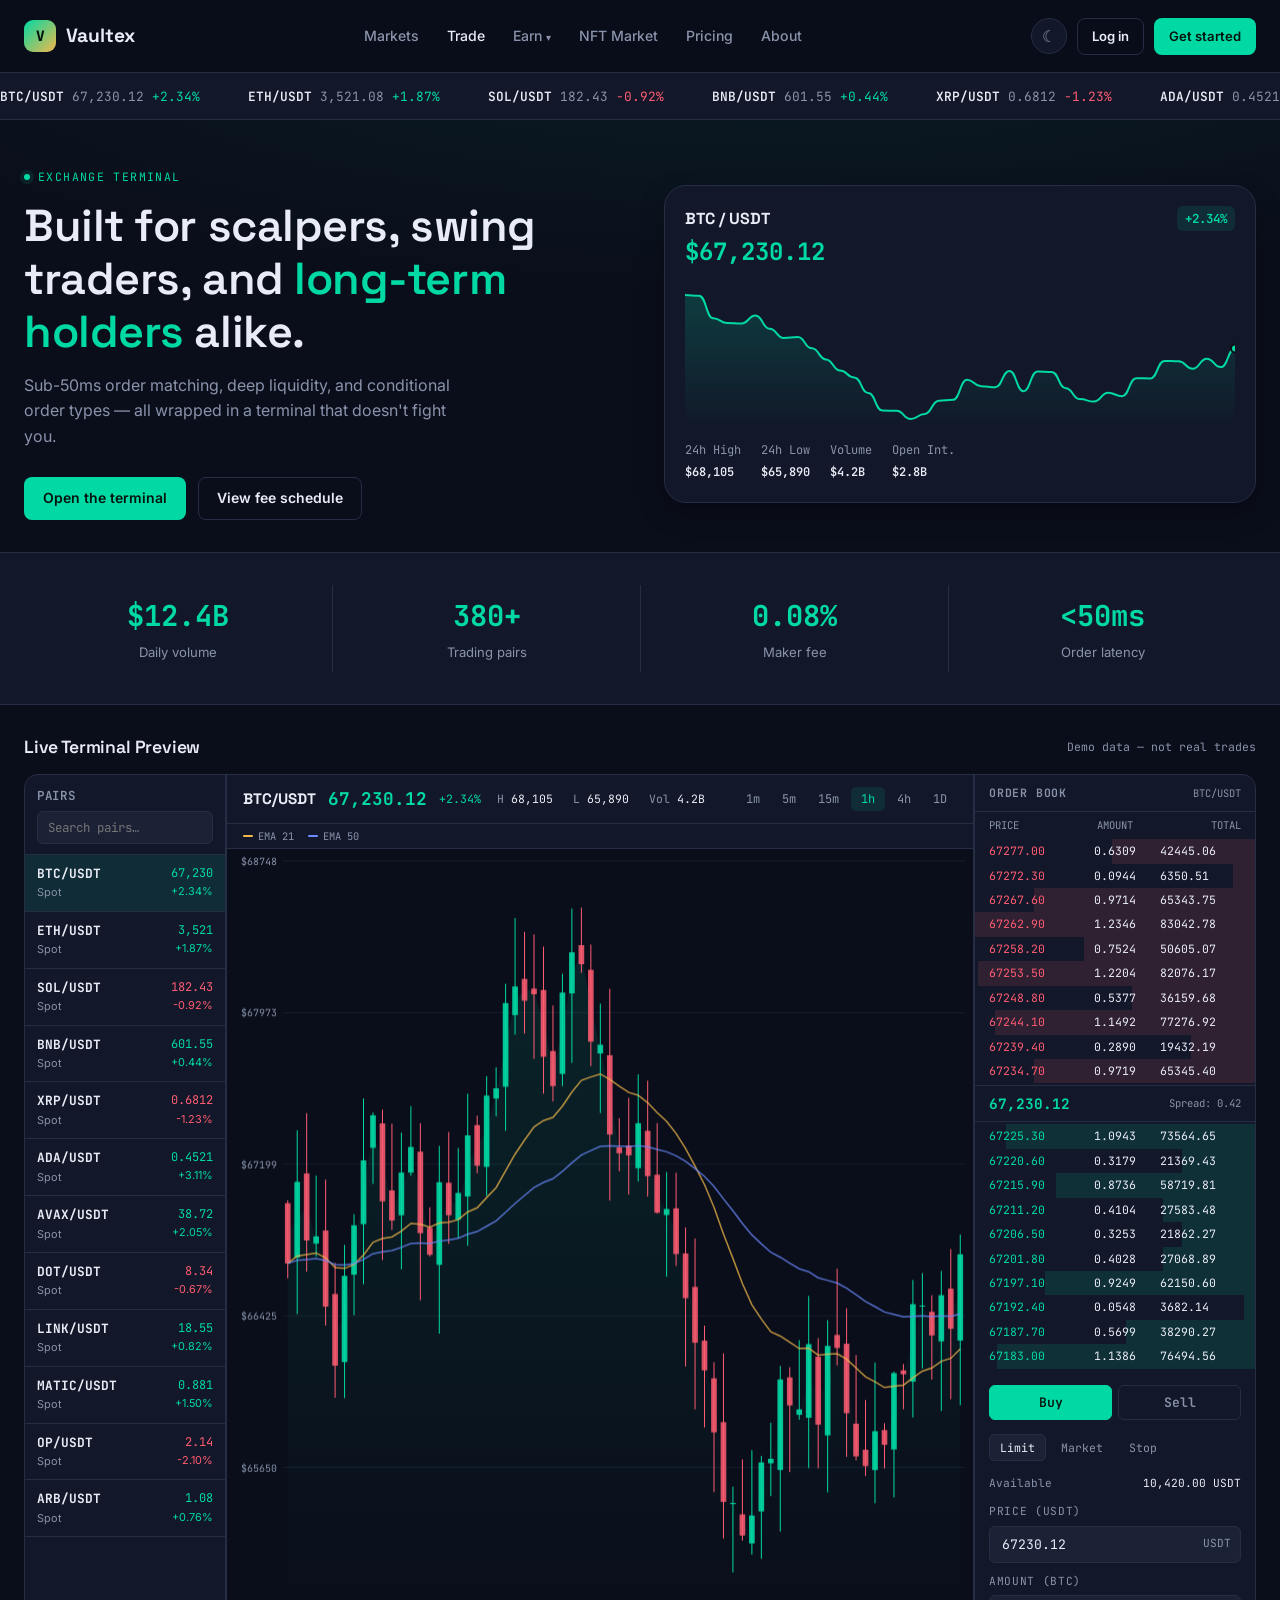
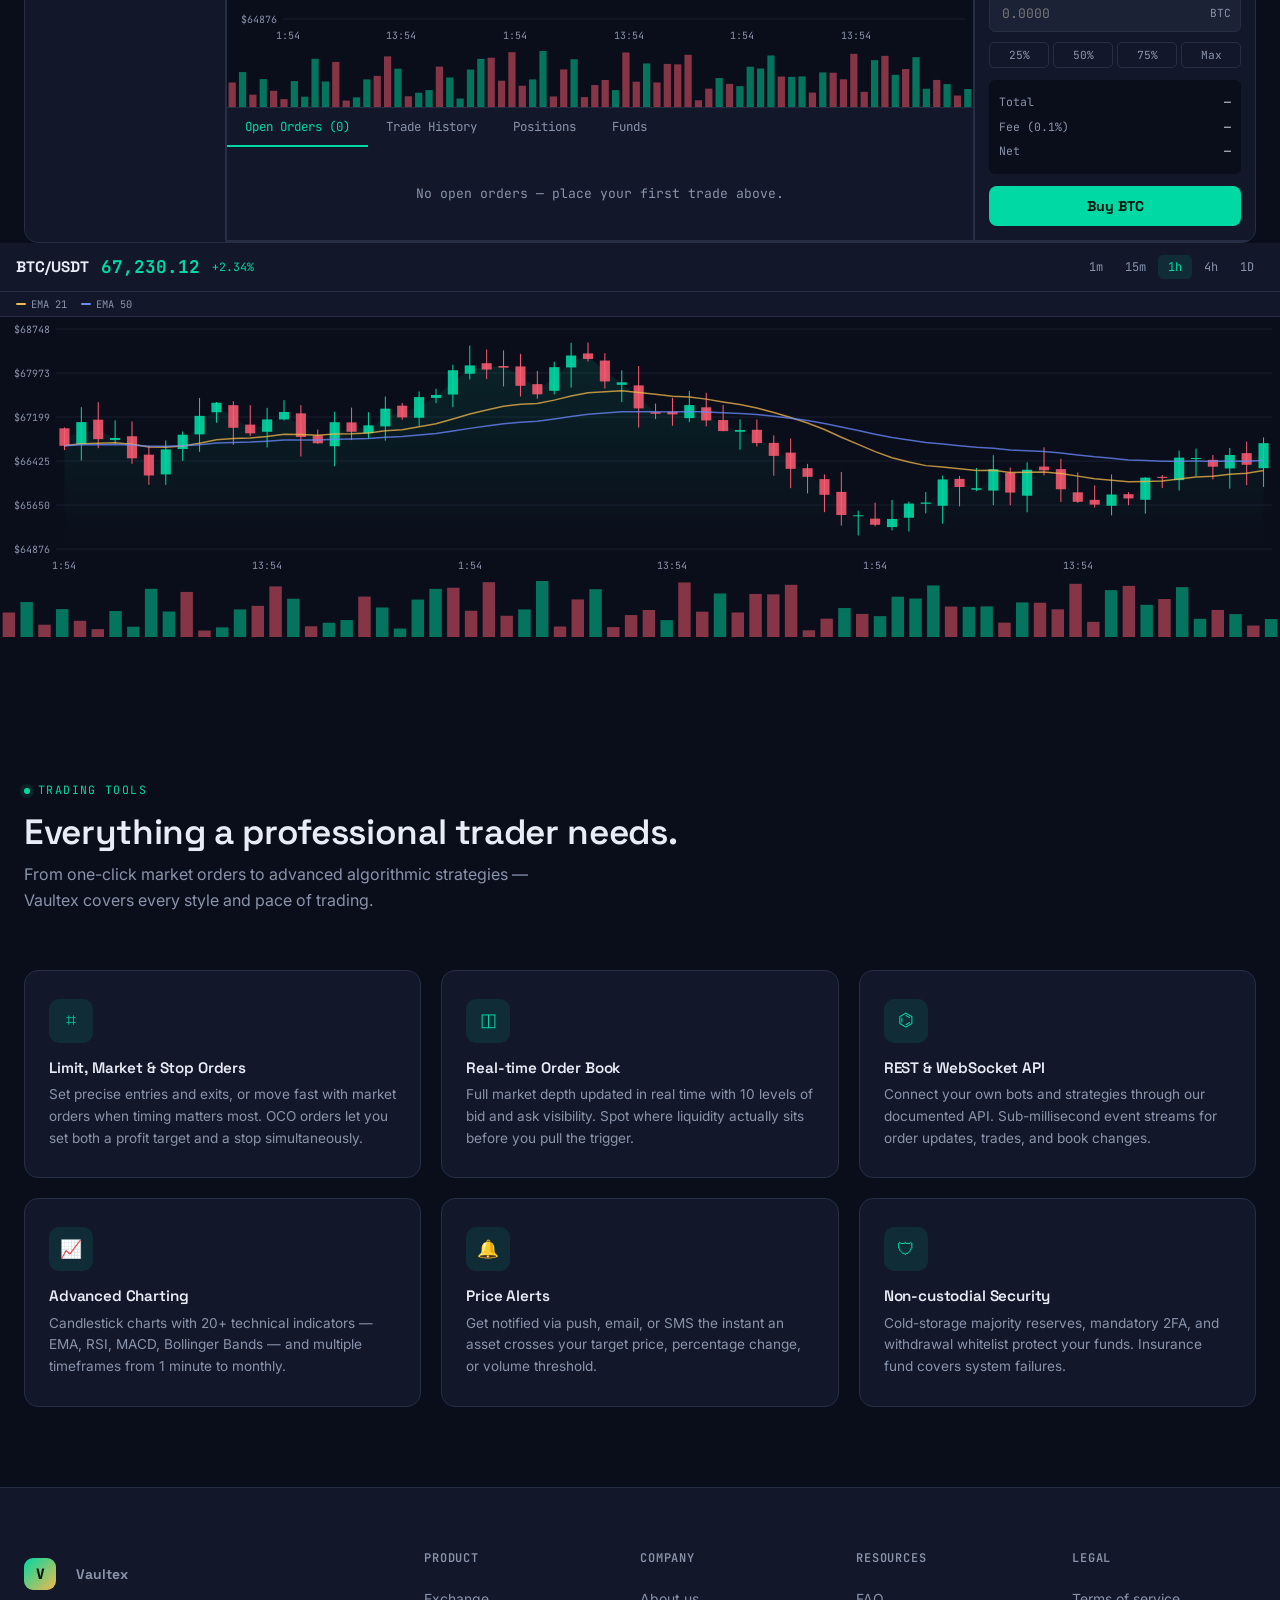
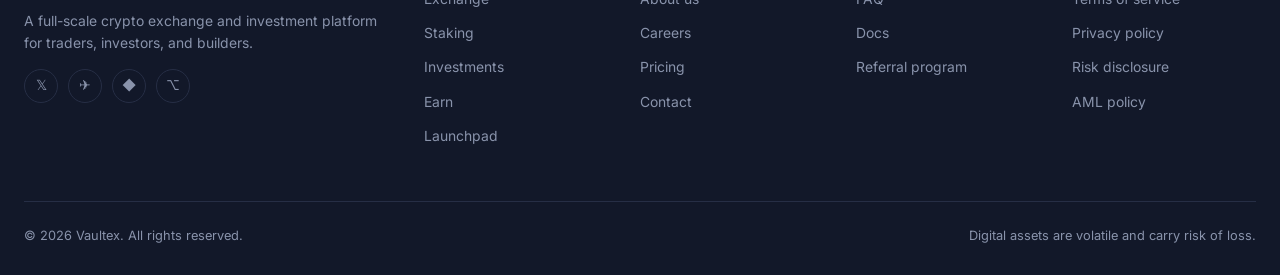
<file: voltitrade/exchange.html>
<!DOCTYPE html>
<html lang="en" data-theme="dark">
<head>
<meta charset="UTF-8">
<meta name="viewport" content="width=device-width, initial-scale=1.0, maximum-scale=1.0">
<title>Trade — Vaultex Exchange Terminal</title>
<meta name="description" content="Spot trading, conditional orders, and advanced charting — see how trading on Vaultex works before you dive into the live terminal.">
<link rel="preconnect" href="https://fonts.googleapis.com">
<link href="https://fonts.googleapis.com/css2?family=Space+Grotesk:wght@500;600;700&family=Inter:wght@400;500;600;700&family=JetBrains+Mono:wght@400;500;700&display=swap" rel="stylesheet">

<style>
/* ============================================================
   VAULTEX — DESIGN SYSTEM TOKENS
   ============================================================ */
:root {
  --ink:        #0A0E1A;
  --ink-soft:   #121829;
  --ink-raise:  #1B2236;
  --line:       #262E45;
  --paper:      #E9ECF6;
  --muted:      #8993AB;
  --mint:       #00D9A3;
  --mint-dim:   rgba(0,217,163,.10);
  --coral:      #FF5C72;
  --coral-dim:  rgba(255,92,114,.10);
  --gold:       #F2B84B;
  --gold-dim:   rgba(242,184,75,.10);

  --font-display: 'Space Grotesk', sans-serif;
  --font-body:    'Inter', sans-serif;
  --font-mono:    'JetBrains Mono', monospace;

  --radius-sm: 8px;
  --radius-md: 14px;
  --radius-lg: 22px;
  --shadow:    0 10px 30px -10px rgba(0,0,0,.6);
  --ease:      cubic-bezier(.2,.8,.2,1);
}

html[data-theme="light"] {
  --ink:       #F0F2FA;
  --ink-soft:  #FFFFFF;
  --ink-raise: #E4E7F3;
  --line:      #D5DAF0;
  --paper:     #0D1226;
  --muted:     #5B6480;
}

*, *::before, *::after { box-sizing: border-box; margin: 0; padding: 0; }
html { scroll-behavior: smooth; overflow-x: hidden; }
body {
  background: var(--ink);
  color: var(--paper);
  font-family: var(--font-body);
  font-size: 16px;
  line-height: 1.6;
  -webkit-font-smoothing: antialiased;
  overflow-x: hidden;
}
a { color: inherit; text-decoration: none; }
img { max-width: 100%; display: block; }
button { font-family: inherit; cursor: pointer; border: none; background: none; }

h1, h2, h3, h4 {
  font-family: var(--font-display);
  font-weight: 600;
  line-height: 1.15;
  letter-spacing: -.01em;
}
p { color: var(--muted); }

/* ============================================================
   LAYOUT
   ============================================================ */
.container { max-width: 1280px; margin: 0 auto; padding: 0 24px; }

/* ============================================================
   NAVBAR
   ============================================================ */
.navbar {
  position: sticky; top: 0; z-index: 1000;
  background: color-mix(in srgb, var(--ink) 88%, transparent);
  backdrop-filter: blur(16px);
  -webkit-backdrop-filter: blur(16px);
  border-bottom: 1px solid var(--line);
}
.navbar .container {
  display: flex; align-items: center; justify-content: space-between;
  height: 72px; gap: 16px;
}
.nav-logo {
  display: flex; align-items: center; gap: 10px;
  font-family: var(--font-display); font-weight: 700; font-size: 1.2rem;
  flex-shrink: 0;
}
.nav-logo .mark {
  width: 32px; height: 32px; border-radius: 9px;
  background: linear-gradient(135deg, var(--mint), var(--gold));
  display: flex; align-items: center; justify-content: center;
  color: #04150F; font-weight: 800; font-family: var(--font-mono); font-size: .9rem;
}
.nav-links {
  display: flex; align-items: center; gap: 28px; flex: 1; justify-content: center;
}
.nav-links a {
  color: var(--muted); font-size: .88rem; font-weight: 500;
  transition: color .15s; white-space: nowrap;
}
.nav-links a:hover, .nav-links a.active { color: var(--paper); }
.nav-actions { display: flex; align-items: center; gap: 10px; flex-shrink: 0; }
.theme-toggle {
  width: 36px; height: 36px; border-radius: 50%;
  border: 1px solid var(--line); background: var(--ink-soft);
  display: flex; align-items: center; justify-content: center;
  color: var(--muted); font-size: 1rem; cursor: pointer;
}
.btn {
  display: inline-flex; align-items: center; justify-content: center; gap: 8px;
  padding: 9px 18px; border-radius: var(--radius-sm); font-weight: 600;
  font-size: .875rem; border: 1px solid transparent; cursor: pointer;
  transition: all .15s var(--ease); white-space: nowrap; font-family: inherit;
}
.btn:hover { transform: translateY(-1px); }
.btn-primary { background: var(--mint); color: #03140F; }
.btn-ghost { background: transparent; border-color: var(--line); color: var(--paper); }
.btn-ghost:hover { border-color: var(--mint); }
.btn-sm { padding: 7px 14px; font-size: .82rem; }
.btn-block { width: 100%; justify-content: center; }

.nav-burger {
  display: none; flex-direction: column; gap: 5px;
  background: none; border: none; cursor: pointer; padding: 4px;
}
.nav-burger span { width: 22px; height: 2px; background: var(--paper); border-radius: 2px; display: block; }

/* Dropdown */
.dropdown { position: relative; }
.dropdown-panel {
  position: absolute; top: 140%; left: 0; min-width: 200px;
  background: var(--ink-soft); border: 1px solid var(--line);
  border-radius: var(--radius-md); padding: 8px;
  opacity: 0; visibility: hidden; transform: translateY(6px);
  transition: all .18s var(--ease); box-shadow: var(--shadow); z-index: 10;
}
.dropdown:hover .dropdown-panel { opacity: 1; visibility: visible; transform: translateY(0); }
.dropdown-panel a { display: block; padding: 9px 12px; border-radius: 6px; font-size: .86rem; }
.dropdown-panel a:hover { background: var(--ink-raise); color: var(--mint); }

/* Mobile menu */
.mobile-menu {
  position: fixed; top: 0; left: 0; width: 100vw; height: 100dvh;
  background: var(--ink); z-index: 9999; padding: 80px 24px 32px;
  overflow-y: auto; transform: translateX(-100%); visibility: hidden;
  transition: transform .3s var(--ease), visibility .3s;
  display: flex; flex-direction: column; gap: 0;
}
.mobile-menu.is-open { transform: translateX(0); visibility: visible; }
.mobile-menu a {
  display: block; padding: 14px 0; font-size: 1rem; font-weight: 500;
  border-bottom: 1px solid var(--line); color: var(--muted);
}
.mobile-menu a:hover, .mobile-menu a.active { color: var(--mint); }
.mobile-menu-close {
  position: absolute; top: 20px; right: 20px; background: none;
  border: none; cursor: pointer; color: var(--paper); padding: 4px;
}
.mobile-menu-close svg { width: 24px; height: 24px; stroke: currentColor; fill: none; }
.mobile-backdrop {
  display: none; position: fixed; inset: 0;
  background: rgba(0,0,0,.5); z-index: 9998; backdrop-filter: blur(2px);
}
.mobile-backdrop.is-open { display: block; }
body.menu-open { overflow: hidden; }

/* ============================================================
   TICKER STRIP
   ============================================================ */
.ticker-strip {
  background: var(--ink-soft);
  border-bottom: 1px solid var(--line);
  overflow: hidden; white-space: nowrap; padding: 10px 0;
}
.ticker-track {
  display: inline-flex; gap: 48px;
  animation: ticker-scroll 36s linear infinite;
}
.ticker-item {
  display: inline-flex; gap: 8px; align-items: center;
  font-family: var(--font-mono); font-size: .8rem; color: var(--muted);
}
.ticker-item .sym { color: var(--paper); font-weight: 600; }
.ticker-item .up  { color: var(--mint); }
.ticker-item .dn  { color: var(--coral); }
@keyframes ticker-scroll { from { transform: translateX(0); } to { transform: translateX(-50%); } }

/* ============================================================
   HERO — ABOVE-TERMINAL SECTION
   ============================================================ */
.trade-hero {
  padding: 48px 0 32px;
  background: radial-gradient(ellipse 80% 60% at 60% -20%, rgba(0,217,163,.07), transparent);
}
.trade-hero .container {
  display: grid; grid-template-columns: 1fr 1fr; gap: 48px; align-items: center;
}
.hero-eyebrow {
  font-family: var(--font-mono); font-size: .72rem; letter-spacing: .12em;
  text-transform: uppercase; color: var(--mint); margin-bottom: 14px;
  display: flex; align-items: center; gap: 8px;
}
.hero-eyebrow::before {
  content: ''; width: 6px; height: 6px; border-radius: 50%;
  background: var(--mint); box-shadow: 0 0 0 4px var(--mint-dim);
}
.trade-hero h1 {
  font-size: clamp(1.8rem, 3.5vw, 2.8rem);
  margin-bottom: 14px; line-height: 1.18;
}
.trade-hero h1 .accent { color: var(--mint); }
.trade-hero p { font-size: 1rem; margin-bottom: 28px; max-width: 440px; }
.hero-cta { display: flex; gap: 12px; flex-wrap: wrap; }

/* Hero Chart Card */
.hero-chart-card {
  background: var(--ink-soft); border: 1px solid var(--line);
  border-radius: var(--radius-lg); padding: 20px; box-shadow: var(--shadow);
  overflow: hidden;
}
.hcc-header {
  display: flex; justify-content: space-between; align-items: flex-start;
  margin-bottom: 16px; flex-wrap: wrap; gap: 8px;
}
.hcc-pair { font-family: var(--font-display); font-weight: 700; font-size: 1rem; margin-bottom: 2px; }
.hcc-price { font-family: var(--font-mono); font-size: 1.5rem; color: var(--mint); font-weight: 700; }
.hcc-change {
  font-family: var(--font-mono); font-size: .78rem; color: var(--mint);
  background: var(--mint-dim); padding: 3px 8px; border-radius: 6px; font-weight: 600;
}
.hcc-chart-wrap { position: relative; width: 100%; height: 140px; }
.hcc-chart-wrap canvas { position: absolute; inset: 0; width: 100% !important; height: 100% !important; display: block; border-radius: 8px; }
.hcc-stats { display: flex; gap: 20px; margin-top: 14px; flex-wrap: wrap; }
.hcc-stat { font-family: var(--font-mono); font-size: .75rem; }
.hcc-stat .lbl { color: var(--muted); display: block; margin-bottom: 2px; }
.hcc-stat .val { color: var(--paper); font-weight: 600; }

/* ============================================================
   TERMINAL LAYOUT
   ============================================================ */
.terminal-section { padding: 0 0 64px; }
.terminal-wrap {
  display: grid;
  grid-template-columns: 200px 1fr 280px;
  grid-template-rows: auto 1fr;
  gap: 2px;
  background: var(--line);
  border: 1px solid var(--line);
  border-radius: var(--radius-md);
  overflow: hidden;
  min-height: 680px;
}

/* ── Pair list (left column) ── */
.pair-list-panel {
  background: var(--ink-soft);
  grid-row: 1 / 3;
  display: flex; flex-direction: column;
  overflow: hidden;
}
.panel-head {
  padding: 14px 12px 10px;
  border-bottom: 1px solid var(--line);
  flex-shrink: 0;
}
.panel-head h4 {
  font-size: .78rem; text-transform: uppercase; letter-spacing: .06em;
  color: var(--muted); margin-bottom: 8px; font-family: var(--font-mono);
}
.pair-search-input {
  width: 100%; padding: 7px 10px; background: var(--ink-raise);
  border: 1px solid var(--line); border-radius: 6px;
  color: var(--paper); font-size: .78rem; font-family: var(--font-mono);
  outline: none; transition: border-color .15s;
}
.pair-search-input:focus { border-color: var(--mint); }
.pair-rows { overflow-y: auto; flex: 1; }
.pair-row {
  display: grid; grid-template-columns: 1fr auto;
  padding: 9px 12px; cursor: pointer; gap: 4px;
  border-bottom: 1px solid var(--line); transition: background .1s;
}
.pair-row:hover { background: var(--ink-raise); }
.pair-row.active { background: var(--mint-dim); }
.pair-sym { font-family: var(--font-mono); font-size: .8rem; font-weight: 700; color: var(--paper); }
.pair-base { font-size: .68rem; color: var(--muted); }
.pair-price-sm { font-family: var(--font-mono); font-size: .75rem; text-align: right; }
.pair-change-sm { font-size: .68rem; text-align: right; }
.up { color: var(--mint); }
.dn { color: var(--coral); }

/* ── Main chart area ── */
.chart-panel {
  background: var(--ink); display: flex; flex-direction: column; overflow: hidden;
}
.chart-topbar {
  display: flex; align-items: center; gap: 16px; padding: 10px 16px;
  border-bottom: 1px solid var(--line); flex-wrap: wrap;
  background: var(--ink-soft); flex-shrink: 0;
}
.chart-pair-info { display: flex; align-items: center; gap: 12px; }
.chart-pair-name { font-family: var(--font-display); font-weight: 700; font-size: .95rem; }
.chart-price { font-family: var(--font-mono); font-size: 1.1rem; color: var(--mint); font-weight: 700; }
.chart-meta { display: flex; gap: 20px; flex-wrap: wrap; }
.chart-stat { font-family: var(--font-mono); font-size: .72rem; }
.chart-stat .lbl { color: var(--muted); }
.chart-stat .val { color: var(--paper); }
.timeframe-row { display: flex; gap: 2px; margin-left: auto; }
.tf-btn {
  padding: 4px 10px; border-radius: 5px; font-size: .75rem;
  font-family: var(--font-mono); color: var(--muted); background: transparent;
  border: none; cursor: pointer; transition: all .15s;
}
.tf-btn:hover { color: var(--paper); background: var(--ink-raise); }
.tf-btn.active { background: var(--mint-dim); color: var(--mint); }

.chart-legend {
  padding: 4px 16px; display: flex; gap: 14px; background: var(--ink-soft);
  border-bottom: 1px solid var(--line); flex-shrink: 0; flex-wrap: wrap;
}
.legend-item { font-family: var(--font-mono); font-size: .65rem; display: flex; align-items: center; gap: 5px; color: var(--muted); }
.legend-dot { width: 10px; height: 2px; border-radius: 1px; flex-shrink: 0; }

.chart-canvas-wrap { flex: 1 1 0; position: relative; min-height: 280px; overflow: hidden; }
.chart-canvas-wrap canvas { position: absolute; inset: 0; width: 100% !important; height: 100% !important; display: block; }

/* Volume sub-chart */
.volume-wrap { height: 60px; position: relative; flex-shrink: 0; padding: 0 4px 4px; background: var(--ink); }
.volume-wrap canvas { position: absolute; inset: 0; width: 100% !important; height: 100% !important; display: block; }

/* Bottom tabs */
.bottom-tabs-bar {
  display: flex; gap: 0; border-top: 1px solid var(--line);
  background: var(--ink-soft); flex-shrink: 0; overflow-x: auto;
}
.tab-btn {
  padding: 10px 18px; font-size: .78rem; font-family: var(--font-mono);
  color: var(--muted); border-bottom: 2px solid transparent;
  cursor: pointer; transition: all .15s; background: none; border-top: none; border-left: none; border-right: none;
  white-space: nowrap;
}
.tab-btn:hover { color: var(--paper); }
.tab-btn.active { color: var(--mint); border-bottom-color: var(--mint); }
.bottom-panel { padding: 12px 16px; background: var(--ink-soft); min-height: 90px; font-size: .8rem; flex-shrink: 0; }
.no-orders { color: var(--muted); font-family: var(--font-mono); text-align: center; padding: 24px 0; font-size: .82rem; }

/* ── Right panel: order book + order form ── */
.right-col {
  background: var(--ink-soft);
  display: flex; flex-direction: column;
  overflow: hidden;
}

/* Order book */
.orderbook-panel { flex-shrink: 0; }
.ob-head {
  padding: 10px 14px; border-bottom: 1px solid var(--line);
  display: flex; justify-content: space-between; align-items: center;
}
.ob-head h4 { font-size: .72rem; text-transform: uppercase; letter-spacing: .07em; color: var(--muted); font-family: var(--font-mono); }
.ob-cols {
  display: grid; grid-template-columns: 1fr 1fr 1fr;
  padding: 5px 14px 3px; gap: 4px;
}
.ob-col-label { font-size: .66rem; color: var(--muted); font-family: var(--font-mono); text-transform: uppercase; }
.ob-col-label:last-child { text-align: right; }
.ob-col-label:nth-child(2) { text-align: center; }
.ob-rows { padding: 2px 0; }
.ob-row {
  display: grid; grid-template-columns: 1fr 1fr 1fr;
  padding: 3px 14px; position: relative; gap: 4px; cursor: pointer;
}
.ob-row:hover { background: var(--ink-raise); }
.ob-row .depth-bar {
  position: absolute; top: 0; bottom: 0; right: 0;
  opacity: .12; pointer-events: none;
}
.ob-row.ask .depth-bar { background: var(--coral); }
.ob-row.bid .depth-bar { background: var(--mint); }
.ob-row span { font-family: var(--font-mono); font-size: .72rem; z-index: 1; position: relative; }
.ob-row.ask span:first-child { color: var(--coral); }
.ob-row.bid span:first-child { color: var(--mint); }
.ob-row span:last-child { text-align: right; }
.ob-row span:nth-child(2) { text-align: center; }
.ob-mid {
  display: flex; align-items: center; justify-content: space-between;
  padding: 6px 14px; border-top: 1px solid var(--line); border-bottom: 1px solid var(--line);
}
.ob-mid .price { font-family: var(--font-mono); font-size: .9rem; font-weight: 700; color: var(--mint); }
.ob-mid .spread { font-family: var(--font-mono); font-size: .66rem; color: var(--muted); }

/* Order form */
.order-form-panel { flex: 1; padding: 14px; overflow-y: auto; }
.side-row { display: flex; gap: 6px; margin-bottom: 14px; }
.side-btn {
  flex: 1; padding: 8px; border-radius: 6px; font-size: .82rem;
  font-weight: 600; border: 1px solid var(--line); color: var(--muted);
  cursor: pointer; transition: all .15s; background: transparent;
  font-family: var(--font-mono);
}
.side-btn.buy.active { background: var(--mint); color: #03140F; border-color: var(--mint); }
.side-btn.sell.active { background: var(--coral); color: #fff; border-color: var(--coral); }
.order-type-row { display: flex; gap: 4px; margin-bottom: 14px; flex-wrap: wrap; }
.ot-btn {
  padding: 5px 10px; border-radius: 5px; font-size: .72rem;
  font-family: var(--font-mono); color: var(--muted); border: 1px solid transparent;
  cursor: pointer; background: transparent; transition: all .15s;
}
.ot-btn.active { border-color: var(--line); color: var(--paper); background: var(--ink-raise); }
.form-field { margin-bottom: 10px; }
.form-field label { font-size: .7rem; color: var(--muted); display: block; margin-bottom: 5px; font-family: var(--font-mono); text-transform: uppercase; letter-spacing: .06em; }
.form-field .input-wrap { position: relative; }
.form-field input {
  width: 100%; padding: 9px 42px 9px 12px;
  background: var(--ink-raise); border: 1px solid var(--line);
  border-radius: 6px; color: var(--paper);
  font-family: var(--font-mono); font-size: .82rem; outline: none;
  transition: border-color .15s;
}
.form-field input:focus { border-color: var(--mint); }
.input-unit {
  position: absolute; right: 10px; top: 50%; transform: translateY(-50%);
  font-family: var(--font-mono); font-size: .7rem; color: var(--muted);
}
.percent-row { display: flex; gap: 4px; margin-bottom: 12px; }
.pct-btn {
  flex: 1; padding: 5px 0; border-radius: 5px; font-size: .7rem;
  font-family: var(--font-mono); color: var(--muted); border: 1px solid var(--line);
  cursor: pointer; background: transparent; transition: all .15s; text-align: center;
}
.pct-btn:hover { border-color: var(--mint); color: var(--mint); }
.order-summary { background: var(--ink); border-radius: 6px; padding: 10px; margin-bottom: 12px; }
.summary-row { display: flex; justify-content: space-between; padding: 3px 0; font-family: var(--font-mono); font-size: .72rem; }
.summary-row .lbl { color: var(--muted); }
.summary-row .val { color: var(--paper); }
.submit-btn {
  width: 100%; padding: 11px; border-radius: 8px; font-size: .88rem;
  font-weight: 700; cursor: pointer; font-family: var(--font-display);
  transition: all .15s var(--ease); border: none;
}
.submit-btn.buy { background: var(--mint); color: #03140F; }
.submit-btn.sell { background: var(--coral); color: #fff; }
.submit-btn:hover { transform: translateY(-1px); opacity: .9; }
.avail-row { display: flex; justify-content: space-between; font-family: var(--font-mono); font-size: .7rem; margin-bottom: 10px; }
.avail-row .lbl { color: var(--muted); }
.avail-row .val { color: var(--paper); }

/* ============================================================
   FEATURES SECTION
   ============================================================ */
.features-section { padding: 80px 0; }
.section-head { margin-bottom: 56px; }
.section-head .eyebrow {
  font-family: var(--font-mono); font-size: .72rem; letter-spacing: .12em;
  text-transform: uppercase; color: var(--mint); margin-bottom: 12px;
  display: flex; align-items: center; gap: 8px;
}
.section-head .eyebrow::before {
  content: ''; width: 6px; height: 6px; border-radius: 50%;
  background: var(--mint); box-shadow: 0 0 0 4px var(--mint-dim);
}
.section-head h2 { font-size: clamp(1.6rem, 3vw, 2.2rem); margin-bottom: 10px; }
.section-head p { max-width: 520px; }

.features-grid {
  display: grid; grid-template-columns: repeat(3, 1fr); gap: 20px;
}
.feat-card {
  background: var(--ink-soft); border: 1px solid var(--line);
  border-radius: var(--radius-md); padding: 28px 24px;
  transition: transform .2s var(--ease), border-color .2s;
}
.feat-card:hover { transform: translateY(-3px); border-color: var(--mint); }
.feat-icon {
  width: 44px; height: 44px; border-radius: 10px; background: var(--mint-dim);
  display: flex; align-items: center; justify-content: center;
  color: var(--mint); font-size: 1.1rem; margin-bottom: 16px;
}
.feat-card h3 { font-size: .95rem; margin-bottom: 8px; }
.feat-card p { font-size: .85rem; line-height: 1.6; }

/* ============================================================
   STATS BAND
   ============================================================ */
.stats-band {
  background: var(--ink-soft); border-top: 1px solid var(--line);
  border-bottom: 1px solid var(--line); padding: 32px 0;
}
.stats-grid { display: grid; grid-template-columns: repeat(4, 1fr); gap: 0; }
.stat-item { text-align: center; padding: 8px 0; }
.stat-item + .stat-item { border-left: 1px solid var(--line); }
.stat-item strong { display: block; font-family: var(--font-mono); font-size: 1.8rem; color: var(--mint); }
.stat-item span { color: var(--muted); font-size: .82rem; }

/* ============================================================
   FOOTER
   ============================================================ */
.footer {
  background: var(--ink-soft); border-top: 1px solid var(--line);
  padding: 64px 0 28px;
}
.footer-grid {
  display: grid; grid-template-columns: 2fr 1fr 1fr 1fr 1fr;
  gap: 32px; margin-bottom: 48px;
}
.footer-col h4 {
  font-size: .75rem; text-transform: uppercase; letter-spacing: .07em;
  color: var(--muted); margin-bottom: 16px; font-family: var(--font-mono);
}
.footer-col a { display: block; padding: 6px 0; color: var(--muted); font-size: .87rem; }
.footer-col a:hover { color: var(--mint); }
.footer-col p { font-size: .87rem; margin-bottom: 14px; }
.social-row { display: flex; gap: 10px; margin-top: 8px; }
.social-row a {
  width: 34px; height: 34px; border-radius: 50%;
  border: 1px solid var(--line); display: flex; align-items: center;
  justify-content: center; font-size: .85rem; transition: all .15s;
}
.social-row a:hover { border-color: var(--mint); color: var(--mint); }
.footer-bottom {
  display: flex; justify-content: space-between; align-items: center;
  padding-top: 24px; border-top: 1px solid var(--line);
  flex-wrap: wrap; gap: 12px;
}
.footer-bottom span { font-size: .8rem; color: var(--muted); }

/* ============================================================
   MOBILE / TABLET PANEL TABS (for terminal below desktop width)
   ============================================================ */
.mobile-terminal-tabs {
  display: none;
  gap: 0;
  background: var(--ink-soft);
  border-bottom: 1px solid var(--line);
  overflow-x: auto;
}
.mt-tab {
  padding: 12px 16px; font-size: .78rem; font-family: var(--font-mono);
  color: var(--muted); white-space: nowrap; cursor: pointer;
  border-bottom: 2px solid transparent; background: none; border-top: none;
  border-left: none; border-right: none; transition: all .15s;
}
.mt-tab.active { color: var(--mint); border-bottom-color: var(--mint); }

/* Mobile panels — class-driven only, no inline style juggling */
.mobile-panel { display: none; }
.mobile-panel.active { display: flex; flex-direction: column; }

/* ============================================================
   RESPONSIVE BREAKPOINTS
   ============================================================ */

/* Tablet landscape: ≤ 1180px — tighten 3-column terminal */
@media (max-width: 1180px) {
  .terminal-wrap { grid-template-columns: 170px 1fr 256px; }
}

/* Tablet landscape: ≤ 1024px — drop pair list column, keep chart + order panel */
@media (max-width: 1024px) {
  .terminal-wrap { grid-template-columns: 1fr 252px; }
  .pair-list-panel { display: none; }
  .features-grid { grid-template-columns: repeat(2, 1fr); }
  .footer-grid { grid-template-columns: 1fr 1fr 1fr; }
  .chart-meta { display: none; }
}

/* Tablet portrait & mobile: ≤ 820px — collapse terminal into tabs */
@media (max-width: 820px) {
  .trade-hero .container { grid-template-columns: 1fr; gap: 32px; }
  .hero-chart-card { max-width: 100%; }

  .terminal-wrap { display: none; }
  .mobile-terminal-tabs { display: flex; }
  .terminal-section .container { padding: 0; }

  .stats-grid { grid-template-columns: repeat(2, 1fr); }
  .stats-grid .stat-item:nth-child(2) { border-right: none; }
  .stats-grid .stat-item:nth-child(3) { border-left: none; }
  .footer-grid { grid-template-columns: 1fr 1fr; gap: 24px; }
}

@media (max-width: 768px) {
  .nav-links { display: none; }
  .nav-burger { display: flex; }
  .features-grid { grid-template-columns: 1fr; }
  .chart-topbar { padding: 8px 12px; gap: 10px; }
  .timeframe-row { margin-left: 0; }
  .footer-grid { grid-template-columns: 1fr 1fr; }
}

@media (max-width: 600px) {
  .container { padding: 0 16px; }
  .trade-hero { padding: 32px 0 24px; }
  .trade-hero h1 { font-size: 1.6rem; }
  .hero-cta { flex-direction: column; gap: 10px; }
  .hero-cta .btn { width: 100%; justify-content: center; }
  .hcc-price { font-size: 1.2rem; }
  .hcc-stats { gap: 12px; }
  .features-section { padding: 48px 0; }
  .stats-grid { grid-template-columns: 1fr 1fr; }
  .footer-grid { grid-template-columns: 1fr; }
  .footer-bottom { flex-direction: column; align-items: flex-start; }
  .ob-head h4 { font-size: .65rem; }
  .order-form-panel { padding: 12px; }
  .terminal-section { padding: 0 0 40px; }
}

@media (max-width: 380px) {
  .trade-hero h1 { font-size: 1.35rem; }
  .tf-btn { padding: 4px 7px; font-size: .7rem; }
  .tab-btn { padding: 10px 12px; font-size: .72rem; }
}
</style>
</head>
<body>

<!-- ── NAVBAR ── -->
<header class="navbar">
  <div class="container">
    <a href="index.html" class="nav-logo">
      <div class="mark">V</div>
      <span>Vaultex</span>
    </a>
    <nav class="nav-links">
      <a href="markets.html">Markets</a>
      <a href="exchange.html" class="active">Trade</a>
      <div class="dropdown">
        <a href="#">Earn <span style="font-size:.7em">▾</span></a>
        <div class="dropdown-panel">
          <a href="staking.html">Staking</a>
          <a href="investments.html">Investment Plans</a>
          <a href="earn.html">Savings &amp; Yield</a>
          <a href="launchpad.html">Launchpad</a>
        </div>
      </div>
      <a href="nft-marketplace.html">NFT Market</a>
      <a href="pricing.html">Pricing</a>
      <a href="about.html">About</a>
    </nav>
    <div class="nav-actions">
      <button class="theme-toggle" id="themeToggle" aria-label="Toggle theme">☾</button>
      <a href="auth/login.html" class="btn btn-ghost btn-sm">Log in</a>
      <a href="auth/register.html" class="btn btn-primary btn-sm">Get started</a>
      <button class="nav-burger" id="burgerBtn" aria-label="Open menu">
        <span></span><span></span><span></span>
      </button>
    </div>
  </div>
</header>

<div class="mobile-backdrop" id="mobileBackdrop"></div>
<nav class="mobile-menu" id="mobileMenu">
  <button class="mobile-menu-close" id="menuClose" aria-label="Close menu">
    <svg viewBox="0 0 24 24" stroke-width="2"><path d="M18 6L6 18M6 6l12 12"/></svg>
  </button>
  <a href="markets.html">Markets</a>
  <a href="exchange.html" class="active">Trade</a>
  <a href="staking.html">Staking</a>
  <a href="investments.html">Investment Plans</a>
  <a href="earn.html">Savings &amp; Yield</a>
  <a href="launchpad.html">Launchpad</a>
  <a href="nft-marketplace.html">NFT Market</a>
  <a href="pricing.html">Pricing</a>
  <a href="about.html">About</a>
  <div style="margin-top:20px; display:flex; flex-direction:column; gap:10px;">
    <a href="auth/login.html" class="btn btn-ghost btn-block">Log in</a>
    <a href="auth/register.html" class="btn btn-primary btn-block">Get started</a>
  </div>
</nav>

<!-- ── TICKER STRIP ── -->
<div class="ticker-strip" aria-label="Live market prices">
  <div class="ticker-track" id="tickerTrack"></div>
</div>

<!-- ── HERO ── -->
<section class="trade-hero">
  <div class="container">
    <div>
      <div class="hero-eyebrow">Exchange terminal</div>
      <h1>Built for scalpers, swing traders, and <span class="accent">long-term holders</span> alike.</h1>
      <p>Sub-50ms order matching, deep liquidity, and conditional order types — all wrapped in a terminal that doesn't fight you.</p>
      <div class="hero-cta">
        <a href="#terminal" class="btn btn-primary">Open the terminal</a>
        <a href="pricing.html" class="btn btn-ghost">View fee schedule</a>
      </div>
    </div>
    <div class="hero-chart-card">
      <div class="hcc-header">
        <div>
          <div class="hcc-pair">BTC / USDT</div>
          <div class="hcc-price" id="heroPrice">$67,230.12</div>
        </div>
        <div class="hcc-change" id="heroChange">+2.34%</div>
      </div>
      <div class="hcc-chart-wrap">
        <canvas id="heroChart"></canvas>
      </div>
      <div class="hcc-stats">
        <div class="hcc-stat"><span class="lbl">24h High</span><span class="val">$68,105</span></div>
        <div class="hcc-stat"><span class="lbl">24h Low</span><span class="val">$65,890</span></div>
        <div class="hcc-stat"><span class="lbl">Volume</span><span class="val">$4.2B</span></div>
        <div class="hcc-stat"><span class="lbl">Open Int.</span><span class="val">$2.8B</span></div>
      </div>
    </div>
  </div>
</section>

<!-- ── STATS BAND ── -->
<div class="stats-band">
  <div class="container">
    <div class="stats-grid">
      <div class="stat-item"><strong>$12.4B</strong><span>Daily volume</span></div>
      <div class="stat-item"><strong>380+</strong><span>Trading pairs</span></div>
      <div class="stat-item"><strong>0.08%</strong><span>Maker fee</span></div>
      <div class="stat-item"><strong>&lt;50ms</strong><span>Order latency</span></div>
    </div>
  </div>
</div>

<!-- ── TERMINAL ── -->
<section class="terminal-section" id="terminal">
  <div class="container" style="max-width:1280px; padding: 32px 24px 0;">
    <div style="margin-bottom:16px; display:flex; align-items:center; justify-content:space-between; flex-wrap:wrap; gap:8px;">
      <h2 style="font-size:1.1rem; font-family:var(--font-display);">Live Terminal Preview</h2>
      <div style="font-family:var(--font-mono); font-size:.72rem; color:var(--muted);">Demo data — not real trades</div>
    </div>
  </div>

  <!-- Tab switcher: shown on ≤820px (tablet portrait + mobile) -->
  <div class="mobile-terminal-tabs" id="mobileTerminalTabs">
    <button class="mt-tab active" data-panel="chart-m">Chart</button>
    <button class="mt-tab" data-panel="orderbook-m">Order Book</button>
    <button class="mt-tab" data-panel="orderform-m">Place Order</button>
    <button class="mt-tab" data-panel="pairs-m">Pairs</button>
  </div>

  <!-- Desktop / tablet-landscape terminal grid (≥821px) -->
  <div class="terminal-wrap" id="terminalWrap" style="margin:0 24px;">

    <!-- Left: Pair list (hidden ≤1024px) -->
    <div class="pair-list-panel" id="pairListPanel">
      <div class="panel-head">
        <h4>Pairs</h4>
        <input class="pair-search-input" placeholder="Search pairs…" id="pairSearch">
      </div>
      <div class="pair-rows" id="pairRows"></div>
    </div>

    <!-- Center: Chart -->
    <div class="chart-panel" id="chartPanel">
      <div class="chart-topbar">
        <div class="chart-pair-info">
          <div class="chart-pair-name" id="dPairName">BTC/USDT</div>
          <div class="chart-price" id="terminalPrice">67,230.12</div>
          <div style="font-family:var(--font-mono); font-size:.72rem;" class="up" id="dChange">+2.34%</div>
        </div>
        <div class="chart-meta">
          <div class="chart-stat"><span class="lbl">H&nbsp;</span><span class="val">68,105</span></div>
          <div class="chart-stat"><span class="lbl">L&nbsp;</span><span class="val">65,890</span></div>
          <div class="chart-stat"><span class="lbl">Vol&nbsp;</span><span class="val">4.2B</span></div>
        </div>
        <div class="timeframe-row" id="timeframeRow">
          <button class="tf-btn" data-tf="1m">1m</button>
          <button class="tf-btn" data-tf="5m">5m</button>
          <button class="tf-btn" data-tf="15m">15m</button>
          <button class="tf-btn active" data-tf="1h">1h</button>
          <button class="tf-btn" data-tf="4h">4h</button>
          <button class="tf-btn" data-tf="1D">1D</button>
        </div>
      </div>
      <div class="chart-legend">
        <div class="legend-item"><div class="legend-dot" style="background:#F2B84B;"></div>EMA 21</div>
        <div class="legend-item"><div class="legend-dot" style="background:#6B8AFF;"></div>EMA 50</div>
      </div>
      <div class="chart-canvas-wrap" id="chartWrap">
        <canvas id="mainChart"></canvas>
      </div>
      <div class="volume-wrap" id="volumeWrap">
        <canvas id="volumeChart"></canvas>
      </div>
      <div class="bottom-tabs-bar" id="bottomTabsBar">
        <button class="tab-btn active" data-btab="orders">Open Orders (0)</button>
        <button class="tab-btn" data-btab="history">Trade History</button>
        <button class="tab-btn" data-btab="positions">Positions</button>
        <button class="tab-btn" data-btab="funds">Funds</button>
      </div>
      <div class="bottom-panel" id="bottomPanel">
        <div class="no-orders">No open orders — place your first trade above.</div>
      </div>
    </div>

    <!-- Right: Order book + form -->
    <div class="right-col" id="rightCol">
      <div class="orderbook-panel">
        <div class="ob-head">
          <h4>Order Book</h4>
          <div style="font-family:var(--font-mono); font-size:.65rem; color:var(--muted);" id="dObLabel">BTC/USDT</div>
        </div>
        <div class="ob-cols">
          <div class="ob-col-label">Price</div>
          <div class="ob-col-label" style="text-align:center">Amount</div>
          <div class="ob-col-label" style="text-align:right">Total</div>
        </div>
        <div class="ob-rows" id="askRows"></div>
        <div class="ob-mid">
          <div class="price" id="obMidPrice">67,230.12</div>
          <div class="spread">Spread: 0.42</div>
        </div>
        <div class="ob-rows" id="bidRows"></div>
      </div>

      <div class="order-form-panel">
        <div class="side-row" id="sideRow">
          <button class="side-btn buy active" data-side="buy">Buy</button>
          <button class="side-btn sell" data-side="sell">Sell</button>
        </div>
        <div class="order-type-row" id="orderTypeRow">
          <button class="ot-btn active" data-ot="limit">Limit</button>
          <button class="ot-btn" data-ot="market">Market</button>
          <button class="ot-btn" data-ot="stop">Stop</button>
        </div>
        <div class="avail-row">
          <span class="lbl">Available</span>
          <span class="val">10,420.00 USDT</span>
        </div>
        <div class="form-field">
          <label>Price (USDT)</label>
          <div class="input-wrap">
            <input type="number" id="priceInput" value="67230.12" step="0.01">
            <span class="input-unit">USDT</span>
          </div>
        </div>
        <div class="form-field">
          <label>Amount (BTC)</label>
          <div class="input-wrap">
            <input type="number" id="amountInput" placeholder="0.0000" step="0.0001">
            <span class="input-unit">BTC</span>
          </div>
        </div>
        <div class="percent-row">
          <button class="pct-btn" data-pct="25">25%</button>
          <button class="pct-btn" data-pct="50">50%</button>
          <button class="pct-btn" data-pct="75">75%</button>
          <button class="pct-btn" data-pct="100">Max</button>
        </div>
        <div class="order-summary" id="orderSummary">
          <div class="summary-row"><span class="lbl">Total</span><span class="val" id="summaryTotal">—</span></div>
          <div class="summary-row"><span class="lbl">Fee (0.1%)</span><span class="val" id="summaryFee">—</span></div>
          <div class="summary-row"><span class="lbl">Net</span><span class="val" id="summaryNet">—</span></div>
        </div>
        <button class="submit-btn buy" id="submitBtn">Buy BTC</button>
      </div>
    </div>

  </div><!-- /terminal-wrap -->

  <!-- Tab panels: shown on ≤820px (tablet portrait + mobile) -->
  <div id="mobileChartM" class="mobile-panel active" style="background:var(--ink-soft);">
    <div class="chart-topbar" style="background:var(--ink-soft);">
      <div class="chart-pair-info">
        <div class="chart-pair-name" id="mPairName">BTC/USDT</div>
        <div class="chart-price" id="mPrice">67,230.12</div>
        <div style="font-family:var(--font-mono); font-size:.72rem;" class="up" id="mChange">+2.34%</div>
      </div>
      <div class="timeframe-row" id="mTimeframeRow">
        <button class="tf-btn" data-tf="1m">1m</button>
        <button class="tf-btn" data-tf="15m">15m</button>
        <button class="tf-btn active" data-tf="1h">1h</button>
        <button class="tf-btn" data-tf="4h">4h</button>
        <button class="tf-btn" data-tf="1D">1D</button>
      </div>
    </div>
    <div class="chart-legend">
      <div class="legend-item"><div class="legend-dot" style="background:#F2B84B;"></div>EMA 21</div>
      <div class="legend-item"><div class="legend-dot" style="background:#6B8AFF;"></div>EMA 50</div>
    </div>
    <div class="chart-canvas-wrap" style="min-height:260px;">
      <canvas id="mobileMainChart"></canvas>
    </div>
    <div class="volume-wrap">
      <canvas id="mobileVolumeChart"></canvas>
    </div>
  </div>

  <div id="mobileOrderbookM" class="mobile-panel" style="background:var(--ink-soft); padding-bottom:16px;">
    <div class="ob-head"><h4>Order Book</h4><div style="font-family:var(--font-mono); font-size:.65rem; color:var(--muted);" id="mObLabel">BTC/USDT</div></div>
    <div class="ob-cols"><div class="ob-col-label">Price</div><div class="ob-col-label" style="text-align:center">Amount</div><div class="ob-col-label" style="text-align:right">Total</div></div>
    <div id="mAskRows"></div>
    <div class="ob-mid"><div class="price" id="mObMid">67,230.12</div><div class="spread">Spread: 0.42</div></div>
    <div id="mBidRows"></div>
  </div>

  <div id="mobileOrderformM" class="mobile-panel" style="background:var(--ink-soft);">
    <div class="order-form-panel" style="max-width:480px; margin:0 auto; width:100%;">
      <div class="side-row" id="mSideRow">
        <button class="side-btn buy active" data-side="buy">Buy</button>
        <button class="side-btn sell" data-side="sell">Sell</button>
      </div>
      <div class="order-type-row" id="mOrderTypeRow">
        <button class="ot-btn active" data-ot="limit">Limit</button>
        <button class="ot-btn" data-ot="market">Market</button>
        <button class="ot-btn" data-ot="stop">Stop</button>
      </div>
      <div class="avail-row"><span class="lbl">Available</span><span class="val">10,420.00 USDT</span></div>
      <div class="form-field"><label>Price (USDT)</label><div class="input-wrap"><input type="number" id="priceInputM" value="67230.12" step="0.01"><span class="input-unit">USDT</span></div></div>
      <div class="form-field"><label>Amount (BTC)</label><div class="input-wrap"><input type="number" id="amountInputM" placeholder="0.0000" step="0.0001"><span class="input-unit">BTC</span></div></div>
      <div class="percent-row">
        <button class="pct-btn" data-pct="25">25%</button><button class="pct-btn" data-pct="50">50%</button>
        <button class="pct-btn" data-pct="75">75%</button><button class="pct-btn" data-pct="100">Max</button>
      </div>
      <div class="order-summary">
        <div class="summary-row"><span class="lbl">Total</span><span class="val" id="summaryTotalM">—</span></div>
        <div class="summary-row"><span class="lbl">Fee (0.1%)</span><span class="val" id="summaryFeeM">—</span></div>
      </div>
      <button class="submit-btn buy" id="mSubmitBtn">Buy BTC</button>
    </div>
  </div>

  <div id="mobilePairsM" class="mobile-panel" style="background:var(--ink-soft);">
    <div class="panel-head" style="padding:14px 16px 10px;">
      <h4 style="font-size:.78rem; text-transform:uppercase; letter-spacing:.06em; color:var(--muted); margin-bottom:8px; font-family:var(--font-mono);">Pairs</h4>
      <input class="pair-search-input" placeholder="Search pairs…" id="mPairSearch">
    </div>
    <div id="mPairRows"></div>
  </div>

</section>

<!-- ── FEATURES ── -->
<section class="features-section">
  <div class="container">
    <div class="section-head">
      <div class="eyebrow">Trading tools</div>
      <h2>Everything a professional trader needs.</h2>
      <p>From one-click market orders to advanced algorithmic strategies — Vaultex covers every style and pace of trading.</p>
    </div>
    <div class="features-grid">
      <div class="feat-card">
        <div class="feat-icon">⌗</div>
        <h3>Limit, Market &amp; Stop Orders</h3>
        <p>Set precise entries and exits, or move fast with market orders when timing matters most. OCO orders let you set both a profit target and a stop simultaneously.</p>
      </div>
      <div class="feat-card">
        <div class="feat-icon">◫</div>
        <h3>Real-time Order Book</h3>
        <p>Full market depth updated in real time with 10 levels of bid and ask visibility. Spot where liquidity actually sits before you pull the trigger.</p>
      </div>
      <div class="feat-card">
        <div class="feat-icon">⌬</div>
        <h3>REST &amp; WebSocket API</h3>
        <p>Connect your own bots and strategies through our documented API. Sub-millisecond event streams for order updates, trades, and book changes.</p>
      </div>
      <div class="feat-card">
        <div class="feat-icon">📈</div>
        <h3>Advanced Charting</h3>
        <p>Candlestick charts with 20+ technical indicators — EMA, RSI, MACD, Bollinger Bands — and multiple timeframes from 1 minute to monthly.</p>
      </div>
      <div class="feat-card">
        <div class="feat-icon">🔔</div>
        <h3>Price Alerts</h3>
        <p>Get notified via push, email, or SMS the instant an asset crosses your target price, percentage change, or volume threshold.</p>
      </div>
      <div class="feat-card">
        <div class="feat-icon">🛡</div>
        <h3>Non-custodial Security</h3>
        <p>Cold-storage majority reserves, mandatory 2FA, and withdrawal whitelist protect your funds. Insurance fund covers system failures.</p>
      </div>
    </div>
  </div>
</section>

<!-- ── FOOTER ── -->
<footer class="footer">
  <div class="container">
    <div class="footer-grid">
      <div class="footer-col">
        <a href="index.html" class="nav-logo" style="margin-bottom:14px; display:inline-flex;">
          <div class="mark">V</div><span style="margin-left:10px; font-family:var(--font-display); font-weight:700;">Vaultex</span>
        </a>
        <p>A full-scale crypto exchange and investment platform for traders, investors, and builders.</p>
        <div class="social-row">
          <a href="#" aria-label="X/Twitter">𝕏</a>
          <a href="#" aria-label="Telegram">✈</a>
          <a href="#" aria-label="Discord">◆</a>
          <a href="#" aria-label="GitHub">⌥</a>
        </div>
      </div>
      <div class="footer-col">
        <h4>Product</h4>
        <a href="exchange.html">Exchange</a>
        <a href="staking.html">Staking</a>
        <a href="investments.html">Investments</a>
        <a href="earn.html">Earn</a>
        <a href="launchpad.html">Launchpad</a>
      </div>
      <div class="footer-col">
        <h4>Company</h4>
        <a href="about.html">About us</a>
        <a href="careers.html">Careers</a>
        <a href="pricing.html">Pricing</a>
        <a href="contact.html">Contact</a>
      </div>
      <div class="footer-col">
        <h4>Resources</h4>
        <a href="faq.html">FAQ</a>
        <a href="documentation/installation.html">Docs</a>
        <a href="referrals.html">Referral program</a>
      </div>
      <div class="footer-col">
        <h4>Legal</h4>
        <a href="#">Terms of service</a>
        <a href="#">Privacy policy</a>
        <a href="#">Risk disclosure</a>
        <a href="#">AML policy</a>
      </div>
    </div>
    <div class="footer-bottom">
      <span>© 2026 Vaultex. All rights reserved.</span>
      <span>Digital assets are volatile and carry risk of loss.</span>
    </div>
  </div>
</footer>

<!-- ============================================================
     JAVASCRIPT — Charts, Terminal, Nav
     ============================================================ -->
<script>
(function () {
  'use strict';

  const $   = id => document.getElementById(id);
  const qsa = (sel, ctx = document) => [...ctx.querySelectorAll(sel)];

  /* ═══════════════════════════════════════════════
     CHART ENGINE — real OHLC candlesticks, EMA overlays,
     volume bars, and a sparkline. Canvas sized off its
     own parent box so it works identically on desktop,
     tablet, and mobile.
     ═══════════════════════════════════════════════ */

  function genCandles(count, basePrice, volatility) {
    const candles = [];
    let price = basePrice;
    const now = Date.now();
    for (let i = 0; i < count; i++) {
      const open  = price;
      const move  = (Math.random() - 0.48) * volatility;
      const close = open + move;
      const high  = Math.max(open, close) + Math.random() * volatility * .4;
      const low   = Math.min(open, close) - Math.random() * volatility * .4;
      const vol   = (Math.random() * 0.8 + 0.1);
      candles.push({ open, high, low, close, vol, time: now - (count - i) * 3600000 });
      price = close + (Math.random() - 0.5) * volatility * .15;
    }
    return candles;
  }

  /* Sizes a canvas to exactly match its parent box (handles dpr,
     and refuses to draw into a zero-size box so charts never
     collapse to nothing on first paint or tab switches). */
  function sizeCanvas(canvas) {
    const parent = canvas.parentElement;
    if (!parent) return null;
    const dpr = window.devicePixelRatio || 1;
    const W = Math.max(parent.clientWidth, 1);
    const H = Math.max(parent.clientHeight, 1);
    if (W < 4 || H < 4) return null;
    const tw = Math.round(W * dpr), th = Math.round(H * dpr);
    if (canvas.width !== tw || canvas.height !== th) { canvas.width = tw; canvas.height = th; }
    canvas.style.width  = W + 'px';
    canvas.style.height = H + 'px';
    const ctx = canvas.getContext('2d');
    ctx.setTransform(dpr, 0, 0, dpr, 0, 0);
    return { ctx, W, H };
  }

  function theme() {
    const isLight = document.documentElement.getAttribute('data-theme') === 'light';
    return {
      isLight,
      mint:  '#00D9A3',
      coral: '#FF5C72',
      gold:  '#F2B84B',
      blue:  '#6B8AFF',
      muted: isLight ? '#5B6480' : '#8993AB',
      line:  isLight ? '#D5DAF0' : '#262E45',
      bg:    isLight ? '#FFFFFF' : '#0A0E1A',
    };
  }

  function drawCandleChart(canvas, candles) {
    if (!canvas || !candles || !candles.length) return;
    const sized = sizeCanvas(canvas);
    if (!sized) return;
    const { ctx, W, H } = sized;
    const t = theme();

    ctx.clearRect(0, 0, W, H);
    ctx.fillStyle = t.bg;
    ctx.fillRect(0, 0, W, H);

    const pad = { top: 12, right: 8, bottom: 28, left: 56 };
    const cW  = Math.max(W - pad.left - pad.right, 1);
    const cH  = Math.max(H - pad.top  - pad.bottom, 1);

    const highs = candles.map(c => c.high);
    const lows  = candles.map(c => c.low);
    const minP  = Math.min(...lows);
    const maxP  = Math.max(...highs);
    const range = maxP - minP || 1;
    const pad5  = range * .07;

    const xScale = x => pad.left + (x / candles.length) * cW;
    const yScale = p => pad.top + cH - ((p - (minP - pad5)) / (range + pad5 * 2)) * cH;

    /* horizontal grid + price labels */
    const gridLines = 5;
    ctx.strokeStyle = t.line;
    ctx.lineWidth   = 0.5;
    for (let i = 0; i <= gridLines; i++) {
      const y = pad.top + (i / gridLines) * cH;
      ctx.beginPath(); ctx.moveTo(pad.left, y); ctx.lineTo(pad.left + cW, y); ctx.stroke();
      const val = maxP + pad5 - ((i / gridLines) * (range + pad5 * 2));
      ctx.fillStyle = t.muted;
      ctx.font      = `10px 'JetBrains Mono', monospace`;
      ctx.textAlign = 'right';
      ctx.fillText('$' + val.toFixed(0), pad.left - 6, y + 4);
    }

    /* area fill under price */
    const linePts = candles.map((c, i) => [xScale(i + .5), yScale((c.open + c.close) / 2)]);
    if (linePts.length > 1) {
      const grad = ctx.createLinearGradient(0, pad.top, 0, pad.top + cH);
      grad.addColorStop(0, t.isLight ? 'rgba(0,217,163,.2)' : 'rgba(0,217,163,.12)');
      grad.addColorStop(1, 'rgba(0,217,163,0)');
      ctx.beginPath();
      ctx.moveTo(linePts[0][0], linePts[0][1]);
      for (let i = 1; i < linePts.length; i++) ctx.lineTo(linePts[i][0], linePts[i][1]);
      ctx.lineTo(linePts[linePts.length - 1][0], pad.top + cH);
      ctx.lineTo(linePts[0][0], pad.top + cH);
      ctx.closePath();
      ctx.fillStyle = grad;
      ctx.fill();
    }

    /* candlesticks */
    const barW = Math.max(2, (cW / candles.length) * 0.6);
    candles.forEach((c, i) => {
      const x      = xScale(i + .5);
      const openY  = yScale(c.open);
      const closeY = yScale(c.close);
      const highY  = yScale(c.high);
      const lowY   = yScale(c.low);
      const bull   = c.close >= c.open;
      const color  = bull ? t.mint : t.coral;

      ctx.strokeStyle = color;
      ctx.lineWidth   = 1;
      ctx.beginPath(); ctx.moveTo(x, highY); ctx.lineTo(x, lowY); ctx.stroke();

      const bodyTop = Math.min(openY, closeY);
      const bodyH   = Math.max(1, Math.abs(closeY - openY));
      ctx.fillStyle = color;
      ctx.globalAlpha = bull ? 0.9 : 0.85;
      ctx.fillRect(x - barW / 2, bodyTop, barW, bodyH);
      ctx.globalAlpha = 1;
    });

    /* EMA overlays */
    function drawEMA(period, color) {
      if (candles.length < 2) return;
      const closes = candles.map(c => c.close);
      const k = 2 / (Math.min(period, candles.length) + 1);
      let ema = closes[0];
      const emas = [ema];
      for (let i = 1; i < closes.length; i++) { ema = closes[i] * k + ema * (1 - k); emas.push(ema); }
      ctx.strokeStyle = color;
      ctx.lineWidth   = 1.5;
      ctx.globalAlpha = 0.75;
      ctx.beginPath();
      emas.forEach((v, i) => { const x = xScale(i + .5), y = yScale(v); i === 0 ? ctx.moveTo(x, y) : ctx.lineTo(x, y); });
      ctx.stroke();
      ctx.globalAlpha = 1;
    }
    drawEMA(21, t.gold);
    drawEMA(50, t.blue);

    /* time labels */
    ctx.fillStyle = t.muted;
    ctx.font      = `10px 'JetBrains Mono', monospace`;
    ctx.textAlign = 'center';
    const step = Math.max(1, Math.ceil(candles.length / 6));
    for (let i = 0; i < candles.length; i += step) {
      const d  = new Date(candles[i].time);
      const lb = d.getHours() + ':' + String(d.getMinutes()).padStart(2, '0');
      ctx.fillText(lb, xScale(i + .5), H - 8);
    }
  }

  function drawVolumeChart(canvas, candles) {
    if (!canvas || !candles || !candles.length) return;
    const sized = sizeCanvas(canvas);
    if (!sized) return;
    const { ctx, W, H } = sized;
    const t = theme();
    ctx.clearRect(0, 0, W, H);
    ctx.fillStyle = t.bg;
    ctx.fillRect(0, 0, W, H);

    const maxV = Math.max(...candles.map(c => c.vol), 0.0001);
    const barW = Math.max(1, (W / candles.length) * 0.7);
    candles.forEach((c, i) => {
      const x = (i / candles.length) * W + (W / candles.length) * .15;
      const h = (c.vol / maxV) * (H - 4);
      ctx.fillStyle = c.close >= c.open ? t.mint : t.coral;
      ctx.globalAlpha = 0.5;
      ctx.fillRect(x, H - h, barW, h);
    });
    ctx.globalAlpha = 1;
  }

  function drawSparkline(canvas, candles) {
    if (!canvas || !candles || !candles.length) return;
    const sized = sizeCanvas(canvas);
    if (!sized) return;
    const { ctx, W, H } = sized;
    const t = theme();
    ctx.clearRect(0, 0, W, H);

    const closes = candles.map(c => c.close);
    const minC = Math.min(...closes);
    const maxC = Math.max(...closes);
    const r    = maxC - minC || 1;

    const pts = closes.map((v, i) => [
      (i / (closes.length - 1)) * W,
      H - 8 - ((v - minC) / r) * (H - 16)
    ]);

    const grad = ctx.createLinearGradient(0, 0, 0, H);
    grad.addColorStop(0, t.isLight ? 'rgba(0,217,163,.3)' : 'rgba(0,217,163,.2)');
    grad.addColorStop(1, 'rgba(0,217,163,0)');
    ctx.beginPath();
    ctx.moveTo(pts[0][0], pts[0][1]);
    for (let i = 1; i < pts.length; i++) {
      const cpx = (pts[i-1][0] + pts[i][0]) / 2;
      ctx.bezierCurveTo(cpx, pts[i-1][1], cpx, pts[i][1], pts[i][0], pts[i][1]);
    }
    ctx.lineTo(pts[pts.length-1][0], H);
    ctx.lineTo(pts[0][0], H);
    ctx.closePath();
    ctx.fillStyle = grad;
    ctx.fill();

    ctx.strokeStyle = t.mint;
    ctx.lineWidth   = 2;
    ctx.beginPath();
    ctx.moveTo(pts[0][0], pts[0][1]);
    for (let i = 1; i < pts.length; i++) {
      const cpx = (pts[i-1][0] + pts[i][0]) / 2;
      ctx.bezierCurveTo(cpx, pts[i-1][1], cpx, pts[i][1], pts[i][0], pts[i][1]);
    }
    ctx.stroke();

    const lp = pts[pts.length - 1];
    ctx.beginPath();
    ctx.arc(lp[0], lp[1], 4, 0, Math.PI * 2);
    ctx.fillStyle = t.mint;
    ctx.fill();
    ctx.strokeStyle = t.isLight ? '#fff' : '#0A0E1A';
    ctx.lineWidth = 2;
    ctx.stroke();
  }

  /* ── shared candle data — every chart on the page reflects the same series ── */
  let currentCandles = genCandles(72, 67000, 900);

  function redrawAll() {
    drawSparkline($('heroChart'), currentCandles.slice(-40));
    drawCandleChart($('mainChart'), currentCandles);
    drawVolumeChart($('volumeChart'), currentCandles);
    drawCandleChart($('mobileMainChart'), currentCandles);
    drawVolumeChart($('mobileVolumeChart'), currentCandles);
  }

  let resizeTimer;
  window.addEventListener('resize', () => { clearTimeout(resizeTimer); resizeTimer = setTimeout(redrawAll, 110); });
  window.addEventListener('orientationchange', () => setTimeout(redrawAll, 200));

  if (typeof ResizeObserver !== 'undefined') {
    const ro = new ResizeObserver(() => { clearTimeout(resizeTimer); resizeTimer = setTimeout(redrawAll, 60); });
    ['chartWrap', 'mobileChartM', 'terminalWrap', 'hero-chart-card'].forEach(id => {
      const el = $(id) || document.querySelector('.' + id);
      if (el) ro.observe(el);
    });
  }

  /* ═══════════════════════════════════════════════
     TICKER STRIP
     ═══════════════════════════════════════════════ */
  const TICKERS = [
    { sym:'BTC/USDT', price:'67,230.12', chg:'+2.34%', up:true },
    { sym:'ETH/USDT', price:'3,521.08',  chg:'+1.87%', up:true },
    { sym:'SOL/USDT', price:'182.43',    chg:'-0.92%', up:false },
    { sym:'BNB/USDT', price:'601.55',    chg:'+0.44%', up:true  },
    { sym:'XRP/USDT', price:'0.6812',    chg:'-1.23%', up:false },
    { sym:'ADA/USDT', price:'0.4521',    chg:'+3.11%', up:true  },
    { sym:'AVAX/USDT',price:'38.72',     chg:'+2.05%', up:true  },
    { sym:'DOT/USDT', price:'8.34',      chg:'-0.67%', up:false },
    { sym:'MATIC/USDT',price:'0.8811',   chg:'+1.50%', up:true  },
    { sym:'LINK/USDT',price:'18.55',     chg:'+0.82%', up:true  },
  ];

  (function buildTicker() {
    const track = $('tickerTrack');
    if (!track) return;
    track.innerHTML = [...TICKERS, ...TICKERS].map(x =>
      `<span class="ticker-item"><span class="sym">${x.sym}</span><span>${x.price}</span><span class="${x.up?'up':'dn'}">${x.chg}</span></span>`
    ).join('');
  })();

  /* ═══════════════════════════════════════════════
     PAIR LIST
     ═══════════════════════════════════════════════ */
  const PAIRS = [
    { sym:'BTC/USDT', price:'67,230', chg:'+2.34%', up:true  },
    { sym:'ETH/USDT', price:'3,521',  chg:'+1.87%', up:true  },
    { sym:'SOL/USDT', price:'182.43', chg:'-0.92%', up:false },
    { sym:'BNB/USDT', price:'601.55', chg:'+0.44%', up:true  },
    { sym:'XRP/USDT', price:'0.6812', chg:'-1.23%', up:false },
    { sym:'ADA/USDT', price:'0.4521', chg:'+3.11%', up:true  },
    { sym:'AVAX/USDT',price:'38.72',  chg:'+2.05%', up:true  },
    { sym:'DOT/USDT', price:'8.34',   chg:'-0.67%', up:false },
    { sym:'LINK/USDT',price:'18.55',  chg:'+0.82%', up:true  },
    { sym:'MATIC/USDT',price:'0.881', chg:'+1.50%', up:true  },
    { sym:'OP/USDT',  price:'2.14',   chg:'-2.10%', up:false },
    { sym:'ARB/USDT', price:'1.08',   chg:'+0.76%', up:true  },
  ];

  function buildPairList(container, pairs, activeIdx = 0) {
    if (!container) return;
    container.innerHTML = pairs.map((p, i) => `
      <div class="pair-row ${i===activeIdx?'active':''}" data-idx="${i}">
        <div><div class="pair-sym">${p.sym}</div><div class="pair-base">Spot</div></div>
        <div><div class="pair-price-sm ${p.up?'up':'dn'}">${p.price}</div><div class="pair-change-sm ${p.up?'up':'dn'}">${p.chg}</div></div>
      </div>`).join('');
  }
  buildPairList($('pairRows'), PAIRS);
  buildPairList($('mPairRows'), PAIRS);

  function initPairSearch(inputEl, containerEl) {
    if (!inputEl || !containerEl) return;
    inputEl.addEventListener('input', () => {
      const q = inputEl.value.toLowerCase();
      containerEl.querySelectorAll('.pair-row').forEach(row => {
        row.style.display = row.textContent.toLowerCase().includes(q) ? '' : 'none';
      });
    });
  }
  initPairSearch($('pairSearch'), $('pairRows'));
  initPairSearch($('mPairSearch'), $('mPairRows'));

  /* Selecting a pair anywhere updates every chart/label that mirrors it */
  function selectPair(sym, idx) {
    [$('dPairName'), $('mPairName')].forEach(el => { if (el) el.textContent = sym; });
    [$('dObLabel'), $('mObLabel')].forEach(el => { if (el) el.textContent = sym; });
    [$('pairRows'), $('mPairRows')].forEach(container => {
      container?.querySelectorAll('.pair-row').forEach(r => r.classList.toggle('active', r.querySelector('.pair-sym')?.textContent === sym));
    });
    const base = sym === 'BTC/USDT' ? 67000 : 1 + Math.random() * 600;
    currentCandles = genCandles(72, base, base * .013);
    redrawAll();
  }
  [$('pairRows'), $('mPairRows')].forEach(el => {
    el?.addEventListener('click', e => {
      const row = e.target.closest('.pair-row'); if (!row) return;
      const sym = row.querySelector('.pair-sym')?.textContent;
      if (sym) selectPair(sym);
    });
  });

  /* ═══════════════════════════════════════════════
     ORDER BOOK
     ═══════════════════════════════════════════════ */
  function buildOrderBook(askEl, bidEl) {
    if (!askEl || !bidEl) return;
    const base = 67230;
    const asks = Array.from({length:10}, (_,i) => ({
      price: (base + (10-i) * 4.7).toFixed(2),
      amt:   (Math.random() * 1.2 + 0.05).toFixed(4),
    }));
    const bids = Array.from({length:10}, (_,i) => ({
      price: (base - (i+1) * 4.7).toFixed(2),
      amt:   (Math.random() * 1.2 + 0.05).toFixed(4),
    }));
    const maxAmt = Math.max(...asks.map(r=>+r.amt), ...bids.map(r=>+r.amt));
    const rowsHtml = (arr, cls) => arr.map(r => {
      const pct = (+r.amt / maxAmt * 100).toFixed(0);
      const total = (+r.price * +r.amt).toFixed(2);
      return `<div class="ob-row ${cls}">
        <span>${r.price}</span><span style="text-align:center">${r.amt}</span><span>${total}</span>
        <div class="depth-bar" style="width:${pct}%"></div>
      </div>`;
    }).join('');
    askEl.innerHTML = rowsHtml(asks, 'ask');
    bidEl.innerHTML = rowsHtml(bids, 'bid');
  }

  buildOrderBook($('askRows'), $('bidRows'));
  buildOrderBook($('mAskRows'), $('mBidRows'));
  setInterval(() => {
    buildOrderBook($('askRows'), $('bidRows'));
    buildOrderBook($('mAskRows'), $('mBidRows'));
  }, 3000);

  /* ═══════════════════════════════════════════════
     TIMEFRAME SWITCHER
     ═══════════════════════════════════════════════ */
  function initTFButtons(rowEl) {
    if (!rowEl) return;
    rowEl.querySelectorAll('.tf-btn').forEach(btn => {
      btn.addEventListener('click', () => {
        rowEl.querySelectorAll('.tf-btn').forEach(b => b.classList.remove('active'));
        btn.classList.add('active');
        const tf = btn.dataset.tf;
        const count = { '1m':140, '5m':110, '15m':96, '1h':72, '4h':60, '1D':45 }[tf] || 72;
        const vol   = 900 * (tf === '1D' ? 1.8 : tf === '4h' ? 1.3 : 1);
        currentCandles = genCandles(count, currentCandles[currentCandles.length-1].close, vol);
        redrawAll();
      });
    });
  }
  initTFButtons($('timeframeRow'));
  initTFButtons($('mTimeframeRow'));

  /* ═══════════════════════════════════════════════
     BOTTOM TABS
     ═══════════════════════════════════════════════ */
  const BOTTOM_CONTENT = {
    orders:    '<div class="no-orders">No open orders — place your first trade above.</div>',
    history:   '<div class="no-orders">No recent trades to display yet.</div>',
    positions: '<div class="no-orders">No open positions.</div>',
    funds:     '<div class="no-orders">Connect your wallet to view funds.</div>',
  };
  qsa('#bottomTabsBar .tab-btn').forEach(btn => {
    btn.addEventListener('click', () => {
      qsa('#bottomTabsBar .tab-btn').forEach(b => b.classList.remove('active'));
      btn.classList.add('active');
      const panel = $('bottomPanel');
      if (panel) panel.innerHTML = BOTTOM_CONTENT[btn.dataset.btab] || '';
    });
  });

  /* ═══════════════════════════════════════════════
     ORDER FORM (desktop + mobile copies)
     ═══════════════════════════════════════════════ */
  function initOrderForm(sideRowEl, submitBtnEl, typeRowEl) {
    if (!sideRowEl || !submitBtnEl) return;
    sideRowEl.querySelectorAll('.side-btn').forEach(btn => {
      btn.addEventListener('click', () => {
        sideRowEl.querySelectorAll('.side-btn').forEach(b => b.classList.remove('active'));
        btn.classList.add('active');
        const side = btn.dataset.side;
        submitBtnEl.textContent = side === 'buy' ? 'Buy BTC' : 'Sell BTC';
        submitBtnEl.className   = 'submit-btn ' + side;
      });
    });
    typeRowEl?.querySelectorAll('.ot-btn').forEach(btn => {
      btn.addEventListener('click', () => {
        typeRowEl.querySelectorAll('.ot-btn').forEach(b => b.classList.remove('active'));
        btn.classList.add('active');
      });
    });
  }
  initOrderForm($('sideRow'), $('submitBtn'), $('orderTypeRow'));
  initOrderForm($('mSideRow'), $('mSubmitBtn'), $('mOrderTypeRow'));

  const AVAIL_USDT = 10420;

  function wireFormCalc(priceEl, amtEl, totalOutEl, feeOutEl, netOutEl, pctScopeEl) {
    function update() {
      const amt   = parseFloat(amtEl?.value) || 0;
      const price = parseFloat(priceEl?.value) || 0;
      const total = amt * price;
      const fee   = total * 0.001;
      if (totalOutEl) totalOutEl.textContent = total > 0 ? `$${total.toFixed(2)}` : '—';
      if (feeOutEl)   feeOutEl.textContent   = fee   > 0 ? `$${fee.toFixed(4)}`  : '—';
      if (netOutEl)   netOutEl.textContent   = total > 0 ? `$${(total - fee).toFixed(2)}` : '—';
    }
    [priceEl, amtEl].forEach(el => el?.addEventListener('input', update));
    pctScopeEl?.querySelectorAll('.pct-btn').forEach(btn => {
      btn.addEventListener('click', () => {
        const pct   = parseFloat(btn.dataset.pct) / 100 || 1;
        const price = parseFloat(priceEl?.value) || 67230;
        if (amtEl) amtEl.value = ((AVAIL_USDT * pct) / price).toFixed(4);
        update();
      });
    });
  }
  wireFormCalc($('priceInput'), $('amountInput'), $('summaryTotal'), $('summaryFee'), $('summaryNet'), $('rightCol'));
  wireFormCalc($('priceInputM'), $('amountInputM'), $('summaryTotalM'), $('summaryFeeM'), null, $('mobileOrderformM'));

  /* ═══════════════════════════════════════════════
     TAB PANELS — tablet portrait & mobile (≤820px)
     ═══════════════════════════════════════════════ */
  const PANEL_MAP = {
    'chart-m':     'mobileChartM',
    'orderbook-m': 'mobileOrderbookM',
    'orderform-m': 'mobileOrderformM',
    'pairs-m':     'mobilePairsM',
  };

  qsa('#mobileTerminalTabs .mt-tab').forEach(tab => {
    tab.addEventListener('click', () => {
      qsa('#mobileTerminalTabs .mt-tab').forEach(t => t.classList.remove('active'));
      tab.classList.add('active');
      const key = tab.dataset.panel;
      Object.values(PANEL_MAP).forEach(id => $(id)?.classList.remove('active'));
      $(PANEL_MAP[key])?.classList.add('active');
      if (key === 'chart-m') setTimeout(redrawAll, 50);
    });
  });

  /* ═══════════════════════════════════════════════
     NAVBAR — mobile menu
     ═══════════════════════════════════════════════ */
  const burger   = $('burgerBtn');
  const menu     = $('mobileMenu');
  const backdrop = $('mobileBackdrop');
  const closeBtn = $('menuClose');
  const openMenu  = () => { menu.classList.add('is-open'); backdrop.classList.add('is-open'); document.body.classList.add('menu-open'); };
  const closeMenu = () => { menu.classList.remove('is-open'); backdrop.classList.remove('is-open'); document.body.classList.remove('menu-open'); };
  burger?.addEventListener('click', openMenu);
  closeBtn?.addEventListener('click', closeMenu);
  backdrop?.addEventListener('click', closeMenu);

  /* ═══════════════════════════════════════════════
     THEME TOGGLE
     ═══════════════════════════════════════════════ */
  $('themeToggle')?.addEventListener('click', () => {
    const html = document.documentElement;
    const wasLight = html.getAttribute('data-theme') === 'light';
    html.setAttribute('data-theme', wasLight ? 'dark' : 'light');
    $('themeToggle').textContent = wasLight ? '☾' : '☀';
    setTimeout(redrawAll, 50);
  });

  /* ═══════════════════════════════════════════════
     LIVE PRICE TICK — nudges the live candle so charts move
     ═══════════════════════════════════════════════ */
  setInterval(() => {
    const last  = currentCandles[currentCandles.length - 1];
    const drift = (Math.random() - 0.5) * 70;
    last.close  = Math.max(1, last.close + drift);
    last.high   = Math.max(last.high, last.close);
    last.low    = Math.min(last.low,  last.close);
    const fmt = last.close.toLocaleString('en-US', { minimumFractionDigits: 2, maximumFractionDigits: 2 });
    if ($('heroPrice'))     $('heroPrice').textContent = '$' + fmt;
    [$('terminalPrice'), $('obMidPrice'), $('mPrice'), $('mObMid')].forEach(el => { if (el) el.textContent = fmt; });
    redrawAll();
  }, 2800);

  /* ═══════════════════════════════════════════════
     INIT — retries until containers have real layout,
     covers desktop, tablet, and mobile first paint
     ═══════════════════════════════════════════════ */
  function tryDraw(attempts) {
    const desktopReady = $('mainChart') && $('chartWrap')?.clientHeight > 20;
    const mobileReady   = $('mobileMainChart') && $('mobileMainChart').parentElement?.clientHeight > 20;
    if (desktopReady || mobileReady) {
      redrawAll();
    } else if (attempts > 0) {
      setTimeout(() => tryDraw(attempts - 1), 120);
    }
  }
  document.addEventListener('DOMContentLoaded', () => setTimeout(() => tryDraw(10), 60));
  window.addEventListener('load', () => tryDraw(10));
  tryDraw(6);

})();
</script>
</body>
</html>
</file>
